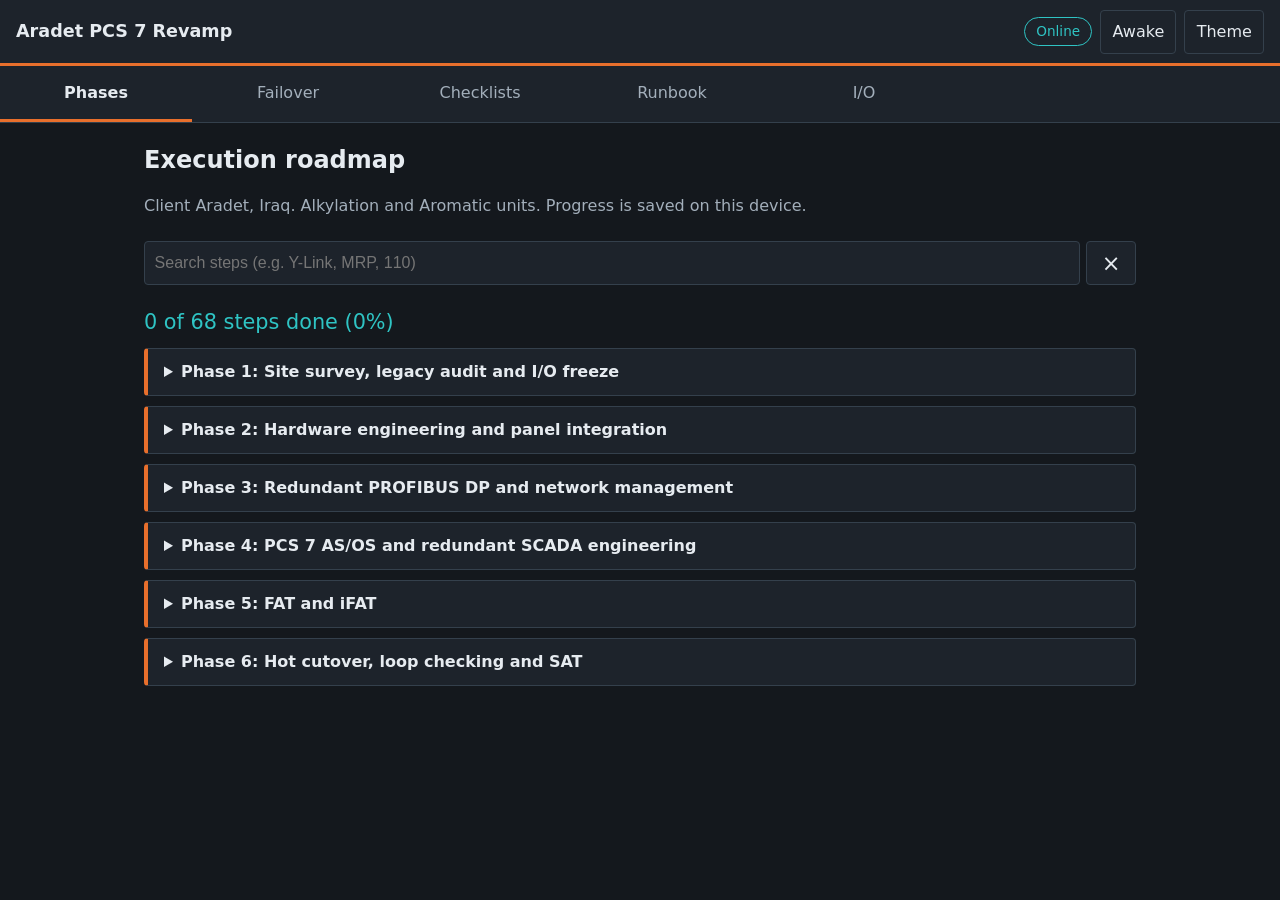
<file: index.html>
<!doctype html><html lang="en"><head><meta charset="utf-8">
<meta name="viewport" content="width=device-width,initial-scale=1,viewport-fit=cover">
<title>Aradet SCADA Revamp - PCS 7 Execution Guide</title>
<meta name="description" content="SCADA engineer step-by-step execution guide for the Alkylation and Aromatic control system revamp (Aradet, Iraq).">
<meta name="theme-color" content="#14181d">
<meta name="twitter:description" content="SCADA engineer step-by-step execution guide for the Alkylation and Aromatic control system revamp (Aradet, Iraq).">
<link rel="manifest" href="./manifest.webmanifest">
<link rel="icon" href="./favicon.ico" sizes="any"><link rel="icon" type="image/svg+xml" href="./favicon.svg">
<link rel="icon" type="image/png" sizes="32x32" href="./icons/favicon-32x32.png"><link rel="icon" type="image/png" sizes="16x16" href="./icons/favicon-16x16.png">
<link rel="apple-touch-icon" href="./apple-touch-icon.png">
<meta name="apple-mobile-web-app-capable" content="yes"><meta name="mobile-web-app-capable" content="yes">
<meta name="apple-mobile-web-app-status-bar-style" content="black-translucent"><meta name="apple-mobile-web-app-title" content="Aradet PCS7">
<meta property="og:title" content="Aradet SCADA Revamp - PCS 7 Execution Guide"><meta property="og:description" content="SCADA engineer step-by-step execution guide for the Alkylation and Aromatic control system revamp (Aradet, Iraq)."><meta property="og:type" content="website">
<meta property="og:url" content="https://esp046-cyber.github.io/Revamping-of-Control-System-for-Al-Kayltion-and-Aromatic-Client/"><meta property="og:image" content="https://esp046-cyber.github.io/Revamping-of-Control-System-for-Al-Kayltion-and-Aromatic-Client/assets/og-image.png">
<meta name="twitter:card" content="summary_large_image"><meta name="twitter:title" content="Aradet SCADA Revamp - PCS 7 Execution Guide"><meta name="twitter:image" content="https://esp046-cyber.github.io/Revamping-of-Control-System-for-Al-Kayltion-and-Aromatic-Client/assets/og-image.png">
<link rel="stylesheet" href="./css/styles.css"></head>
<body>
<header class="top"><h1>Aradet PCS 7 Revamp</h1>
<span id="net" class="pill" role="status" aria-live="polite">Online</span>
<button id="wake" class="btn" aria-pressed="false" aria-label="Keep screen awake">Awake</button><button id="theme" class="btn" aria-label="Switch light or dark theme">Theme</button>
<button id="install" class="btn amber" hidden>Install app</button></header>
<div id="bk" class="banner" role="alert" hidden><span>Unsaved field edits: Export JSON backup now.</span><button class="btn" id="bkExp">Export JSON</button><button class="btn" id="bkX" aria-label="Dismiss backup reminder">&times;</button></div>
<nav class="tabs" role="tablist" aria-label="Guide sections">
<button role="tab" data-t="phases" aria-selected="true">Phases</button><button role="tab" data-t="sim" aria-selected="false">Failover</button><button role="tab" data-t="checks" aria-selected="false">Checklists</button><button role="tab" data-t="ref" aria-selected="false">Runbook</button><button role="tab" data-t="io" aria-selected="false">I/O</button></nav>
<div class="pheader"><h1>Aradet Alkylation and Aromatic DCS Revamp: commissioning checklist</h1><p>Date: ____________ Engineer: ________________ Witness: ________________</p></div>
<main>
<section id="phases" class="panel"><h2>Execution roadmap</h2><p class="muted">Client Aradet, Iraq. Alkylation and Aromatic units. Progress is saved on this device.</p><div class="srch"><input type="search" id="qp" placeholder="Search steps (e.g. Y-Link, MRP, 110)" aria-label="Search steps (e.g. Y-Link, MRP, 110)" autocomplete="off" enterkeyhint="search"><button class="btn" data-clr="qp" aria-label="Clear search">&times;</button></div><p id="cp" class="muted" role="status" aria-live="polite"></p><p id="prog" class="big" aria-live="polite"></p><div id="phaseList"></div></section>
<section id="sim" class="panel" hidden><h2>Redundancy failover simulator</h2><p class="muted">Toggle one or more faults. The banner shows the combined system status.</p><div id="bnr" class="bnr ok" role="status" aria-live="polite"></div><div id="faults" class="row"></div><div class="scroll"><svg id="dia" viewBox="0 0 640 400" width="100%" height="auto" role="img" aria-label="Architecture diagram"></svg></div><p class="muted legend">Green: PROFIBUS Line A. Orange: PROFIBUS Line B. Teal: Ethernet. Red dashed: fault.</p><div id="faultInfo" aria-live="polite"></div></section>
<section id="checks" class="panel" hidden><h2>Commissioning checklists</h2><div id="sumbar" class="sumbar" role="status" aria-live="polite"></div><div class="tb"><label>Filter <select id="flt"><option value="all">All groups</option></select></label><button id="expJ" class="btn">Export JSON</button><button id="impB" class="btn">Import JSON</button><input type="file" id="impF" accept=".json,application/json" hidden><button id="expC" class="btn">Export CSV</button><button id="prt" class="btn">Print</button><button id="rst" class="btn">Reset</button><button id="pnC" class="btn" aria-label="Export punch list CSV: failed and open items">Punch List CSV</button></div><div id="chkList"></div></section>
<section id="ref" class="panel" hidden><h2>Technical reference</h2><details id="fc"><summary>Field Calc: 4-20 mA scaling and PROFIBUS quick-check</summary><div class="calc"><h3>4-20 mA scaling</h3>
<div class="g3"><label>LRV<input id="lrv" type="number" inputmode="decimal" step="any" value="0"></label><label>URV<input id="urv" type="number" inputmode="decimal" step="any" value="100"></label><label>Unit<input id="unit" type="text" value="EU" maxlength="12"></label></div>
<div class="g3"><label>mA<input id="cma" type="number" inputmode="decimal" step="any" value="12"></label><label>%<input id="cpc" type="number" inputmode="decimal" step="any"></label><label><span id="ulab">EU</span><input id="ceu" type="number" inputmode="decimal" step="any"></label></div>
<div class="g5" id="pre"><button class="btn" data-ma="4">4</button><button class="btn" data-ma="8">8</button><button class="btn" data-ma="12">12</button><button class="btn" data-ma="16">16</button><button class="btn" data-ma="20">20</button></div><p id="cres" aria-live="polite"></p>
<h3>PROFIBUS DP segment quick-check</h3><label>Baud rate<select id="bd"></select></label><div class="g2"><label>Segment length (m)<input id="sl" type="number" inputmode="decimal" step="any"></label><label>Stations in segment<input id="sn" type="number" inputmode="numeric"></label></div><ul id="pres" aria-live="polite"></ul>
<p class="muted">Quick field guide for copper RS-485 type A cable only. Verify against the Siemens PROFIBUS installation guidelines and IEC 61158 before acceptance.</p></div></details><div class="srch"><input type="search" id="qr" placeholder="Search runbook (e.g. OB86, REDF)" aria-label="Search runbook (e.g. OB86, REDF)" autocomplete="off" enterkeyhint="search"><button class="btn" data-clr="qr" aria-label="Clear search">&times;</button></div><p id="cr" class="muted" role="status" aria-live="polite"></p><div id="refList"></div></section>
<section id="io" class="panel" hidden><h2>I/O loop verification</h2><p class="muted">Tick each check per loop. Load your full I/O schedule with CSV import (columns: tag, description, type AI/AO/DI/DO).</p><div id="iosum" class="sumbar" role="status" aria-live="polite"></div><div class="srch"><input type="search" id="qi" placeholder="Search tag or description" aria-label="Search loops" autocomplete="off" enterkeyhint="search"><button class="btn" data-clr="qi" aria-label="Clear search">&times;</button></div><p id="ci" class="muted" role="status" aria-live="polite"></p><div class="tb"><label>Type <select id="ft"><option value="all">All types</option><option>AI</option><option>AO</option><option>DI</option><option>DO</option></select></label><button id="ioImp" class="btn">Import CSV</button><input type="file" id="ioF" accept=".csv,text/csv" hidden><button id="ioExp" class="btn">Export CSV</button><button id="ioRst" class="btn">Starter list</button><button id="pnI" class="btn" aria-label="Export punch list CSV: open loops">Punch List CSV</button></div><div id="ioList"></div></section>
</main>
<div id="msg" class="toast" role="status" hidden></div>
<div id="toast" class="toast" role="alert" hidden>New guide update available. <button class="btn amber" id="reload">Reload</button></div>
<dialog id="ios"><p id="iosMsg"></p><button class="btn" onclick="this.closest('dialog').close()">Close</button></dialog>
<script src="./js/app.js"></script></body></html>
</file>
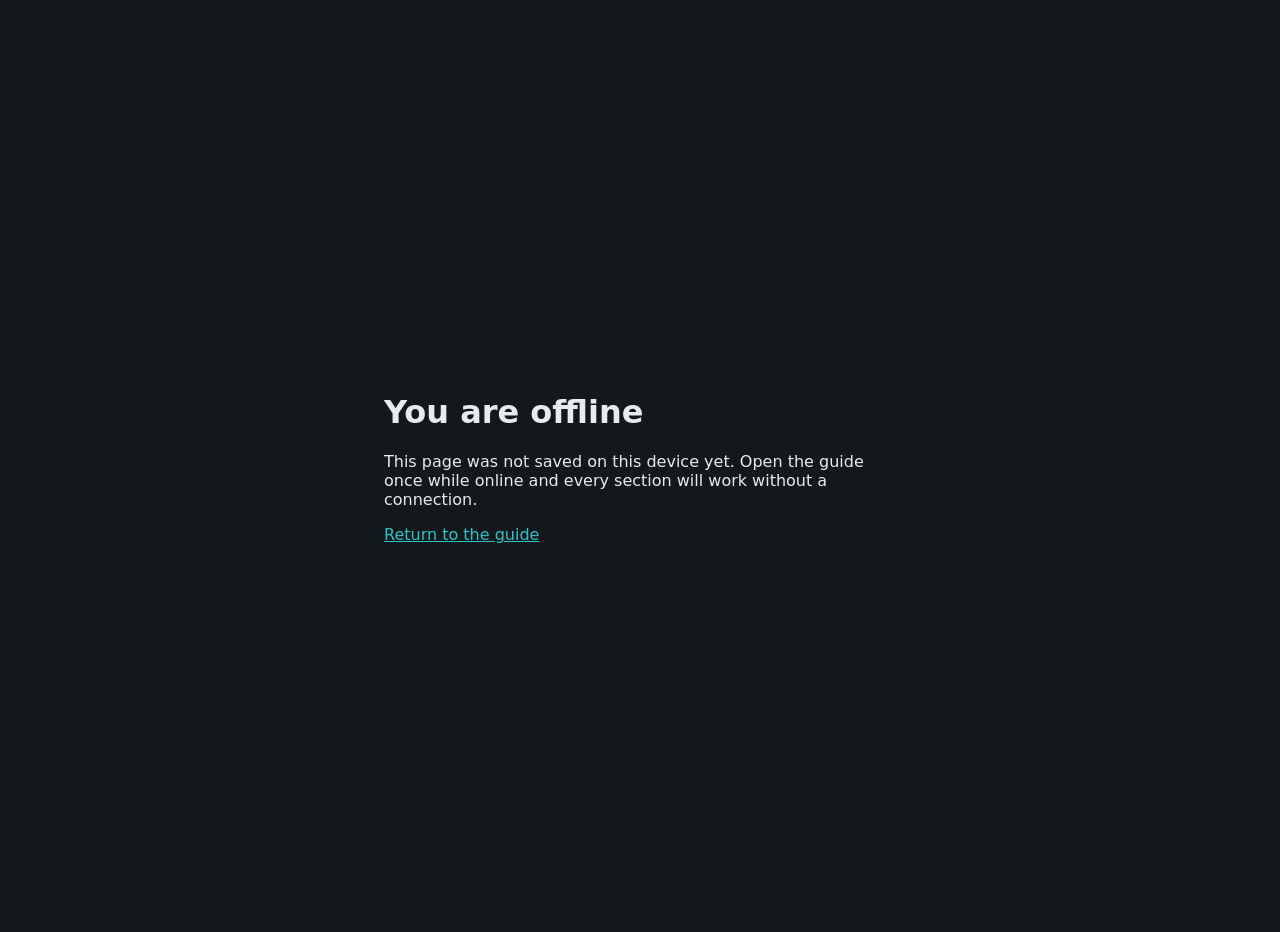
<file: offline.html>
<!doctype html><html lang="en"><head><meta charset="utf-8"><meta name="viewport" content="width=device-width,initial-scale=1"><title>Offline - Aradet PCS7</title><style>body{font:16px system-ui;background:#14181d;color:#e6ebf0;display:grid;place-items:center;min-height:100vh;margin:0;padding:1rem}main{max-width:32rem}a{color:#2fc4c4}</style></head><body><main><h1>You are offline</h1><p>This page was not saved on this device yet. Open the guide once while online and every section will work without a connection.</p><p><a href="./">Return to the guide</a></p></main></body></html>
</file>
<file: css/styles.css>
:root{--bg:#14181d;--pn:#1d232b;--tx:#e6ebf0;--mu:#a3afbb;--am:#E86F2C;--te:#2fc4c4;--bd:#34404c;--ok:#4cc38a;--bad:#ff6b6b;color-scheme:dark;box-sizing:border-box;padding-top:env(safe-area-inset-top,0px)}
:root[data-theme=light]{--bg:#f3f5f7;--pn:#fff;--tx:#1a2027;--mu:#4a5663;--am:#b8480f;--te:#006b6b;--bd:#c5ced7;--ok:#17724a;--bad:#b3261e;color-scheme:light}
@media(prefers-color-scheme:light){:root:not([data-theme=dark]){--bg:#f3f5f7;--pn:#fff;--tx:#1a2027;--mu:#4a5663;--am:#b8480f;--te:#006b6b;--bd:#c5ced7;--ok:#17724a;--bad:#b3261e;color-scheme:light}}
*{box-sizing:border-box}html,body{height:auto}body{margin:0;background:var(--bg);color:var(--tx);font:16px/1.5 system-ui,-apple-system,"Segoe UI",Roboto,sans-serif;padding-bottom:calc(64px + env(safe-area-inset-bottom,0px));overflow-x:hidden}
.top{display:flex;gap:.5rem;align-items:center;flex-wrap:wrap;padding:.6rem 1rem;border-bottom:3px solid var(--am);background:var(--pn)}
.top h1{font-size:1.1rem;margin:0;flex:1 1 auto}
.pill{padding:.2rem .7rem;border-radius:99px;border:1px solid var(--te);color:var(--te);font-size:.85rem}.pill.off{border-color:var(--am);color:var(--am)}
.btn{min-height:44px;min-width:44px;padding:.4rem .9rem;background:var(--pn);color:var(--tx);border:1px solid var(--bd);border-radius:4px;font:inherit;cursor:pointer}
.btn.amber{background:var(--am);border-color:var(--am);color:#14181d;font-weight:700}
:focus-visible{outline:3px solid var(--te);outline-offset:2px}
.tabs{position:fixed;bottom:0;left:0;right:0;display:flex;background:var(--pn);border-top:1px solid var(--bd);padding-bottom:env(safe-area-inset-bottom,0px);z-index:5}
.tabs button{flex:1;min-height:56px;background:none;border:0;border-top:3px solid transparent;color:var(--mu);font:inherit;cursor:pointer}
.tabs button[aria-selected=true]{color:var(--tx);border-top-color:var(--am);font-weight:700}
main{max-width:64rem;margin:0 auto;padding:1rem}.panel[hidden]{display:none}h2{margin:.2rem 0}.muted{color:var(--mu)}.big{font-size:1.3rem;font-variant-numeric:tabular-nums;color:var(--te);margin:.3rem 0}
.row{display:flex;flex-wrap:wrap;gap:.5rem;align-items:center;margin:.6rem 0}
details{background:var(--pn);border:1px solid var(--bd);border-left:4px solid var(--am);border-radius:4px;margin:.6rem 0}
summary{padding:.7rem 1rem;min-height:44px;cursor:pointer;font-weight:700}
.step,.item{display:flex;gap:.7rem;padding:.55rem 1rem;border-top:1px solid var(--bd);align-items:flex-start}
.step input{width:24px;height:24px;flex:none;margin-top:.15rem;accent-color:var(--am)}.step b,.n{font-variant-numeric:tabular-nums;color:var(--te)}
.scroll{overflow-x:auto;max-width:100%}svg{width:100%;min-width:560px;height:auto;background:var(--pn);border:1px solid var(--bd)}
.nd{fill:var(--bg);stroke:var(--te);stroke-width:2}.nd.fail{stroke:var(--bad);stroke-dasharray:5 3}.nd.warn{stroke:var(--am)}
svg text{fill:var(--tx);font-size:12px;text-anchor:middle}svg line{stroke:var(--te);stroke-width:2}svg line.fail{stroke:var(--bad);stroke-dasharray:5 4}
.btn[aria-pressed=true]{border-color:var(--am);background:var(--am);color:#14181d}
.item{flex-wrap:wrap}.item .t{flex:1 1 14rem}.item select,.item input[type=text],select{min-height:44px;background:var(--bg);color:var(--tx);border:1px solid var(--bd);border-radius:4px;font:inherit;padding:.2rem .5rem}.item input[type=text]{flex:1 1 12rem}
table{width:100%;border-collapse:collapse;font-size:.95rem}th,td{text-align:left;padding:.5rem;border-top:1px solid var(--bd);vertical-align:top}
#faultInfo{background:var(--pn);border:1px solid var(--bd);padding:1rem;margin-top:.8rem}#faultInfo ol{padding-left:1.3rem}
.toast{position:fixed;left:1rem;right:1rem;bottom:calc(72px + env(safe-area-inset-bottom,0px));background:var(--pn);border:2px solid var(--am);padding:.8rem;z-index:9}.toast[hidden]{display:none}
dialog{background:var(--pn);color:var(--tx);border:2px solid var(--am)}
@media(min-width:900px){body{padding:0}.tabs{position:sticky;top:0;bottom:auto;border-top:0;border-bottom:1px solid var(--bd);padding:0}.tabs button{border-top:0;border-bottom:3px solid transparent;max-width:12rem}.tabs button[aria-selected=true]{border-bottom-color:var(--am)}.toast{bottom:1rem}}
@media(prefers-reduced-motion:reduce){*{animation:none!important;transition:none!important}}
body{min-height:100vh;min-height:100dvh}input,textarea,select{font-size:16px}
textarea{flex:1 1 12rem;min-height:48px;background:var(--bg);color:var(--tx);border:1px solid var(--bd);border-radius:4px;font-family:inherit;padding:.4rem .5rem;resize:vertical}
.step{min-height:48px}.step input{width:28px;height:28px}.pills{display:flex;gap:.3rem}.pill2{min-width:56px;min-height:48px;padding:.2rem .5rem}
.pill2[data-v=Pass][aria-pressed=true]{background:var(--ok);border-color:var(--ok);color:var(--bg)}.pill2[data-v=Fail][aria-pressed=true]{background:var(--bad);border-color:var(--bad);color:var(--bg)}
svg .pl{fill:none;stroke-width:3}svg .pa{stroke:var(--ok)}svg .pb{stroke:var(--am)}svg .pl.live{stroke-width:6}svg .pl.fail{stroke:var(--bad);stroke-dasharray:6 4}svg .ta{fill:var(--ok)}svg .tb{fill:var(--am)}svg .lg{text-anchor:start;font-size:11px}
.pheader,.po{display:none}
@page{size:A4;margin:14mm}
@media print{:root{--bg:#fff;--pn:#fff;--tx:#000;--mu:#222;--bd:#888}body{background:#fff;color:#000;font-size:11pt;min-height:0;padding:0}
.top,.tabs,.toast,.row,.pills,textarea,.btn{display:none!important}.pheader{display:block;border-bottom:2px solid #000;margin-bottom:8pt}.pheader h1{font-size:14pt;margin:0}
body[data-print=checks] .panel:not(#checks){display:none!important}body[data-print=checks] #checks{display:block!important}
details{border:0;background:none}summary{border-bottom:2px solid #000;padding:4pt 0;min-height:0}.item{display:block;break-inside:avoid;border-top:1px solid #888;padding:4pt 0}.po{display:block;margin-top:2pt}}
[hidden]{display:none!important}:root{--stk:env(safe-area-inset-top,0px)}@media(min-width:900px){:root{--stk:56px}}
.srch{position:sticky;top:var(--stk);z-index:4;display:flex;gap:.4rem;padding:.4rem 0;background:var(--bg)}
.srch input{flex:1;min-width:0;min-height:44px;font-size:16px;background:var(--pn);color:var(--tx);border:1px solid var(--bd);border-radius:4px;padding:.2rem .6rem}.srch .btn{min-width:44px;min-height:44px;font-size:1.4rem;line-height:1}
input[type=search]::-webkit-search-cancel-button{display:none}
.bnr{position:sticky;top:var(--stk);z-index:4;background:var(--pn);border:2px solid var(--bd);border-left-width:10px;padding:.6rem 1rem;margin:.6rem 0;font-weight:700}.bnr ul{margin:.3rem 0 0;padding-left:1.2rem;font-weight:400}
.bnr.ok{border-color:var(--ok)}.bnr.warn{border-color:var(--am)}.bnr.bad{border-color:var(--bad)}
@media print{.srch,.bnr{display:none!important}}
svg{min-width:0;width:100%;height:auto;display:block}.scroll{overflow:visible}svg text{font-size:15px}svg .ta,svg .tb{font-size:14px;font-weight:700}.legend{font-size:.9rem}
#faultInfo:empty{display:none}
.tb{display:grid;grid-template-columns:repeat(3,1fr);gap:.5rem;margin:.6rem 0}.tb label{grid-column:1/-1;display:flex;gap:.5rem;align-items:center}.tb select{flex:1;min-height:44px}.tb .btn{min-height:44px;width:100%;padding:.4rem .3rem}
.sumbar{background:var(--pn);border:1px solid var(--bd);padding:.6rem 1rem;margin:.6rem 0}.cn{display:flex;gap:.9rem;flex-wrap:wrap;font-variant-numeric:tabular-nums;font-weight:700}.bar{height:10px;background:var(--bd);border-radius:5px;overflow:hidden;margin-top:.4rem}.bar i{display:block;height:100%;background:#15803D}
.pill2[data-v=Pass][aria-pressed=true]{background:#15803D;border-color:#15803D;color:#fff}
.loop{background:var(--pn);border:1px solid var(--bd);border-left:4px solid var(--te);margin:.4rem 0;padding:.5rem .8rem;display:grid;gap:.3rem}.cks{display:grid;grid-template-columns:repeat(3,1fr);gap:.3rem}.lc{display:flex;align-items:center;gap:.4rem;min-height:44px;font-size:.9rem}.lc input{width:28px;height:28px;flex:none;accent-color:#15803D}.tp{font-size:.8rem;border:1px solid var(--te);color:var(--te);border-radius:3px;padding:0 .35rem}
#wake,#theme,#install{min-height:44px;padding:.2rem .7rem}
@media print{.tb{display:none!important}}
:root[data-theme=light]{--bg:#fff;--pn:#fff;--tx:#000;--mu:#262626;--bd:#000;--am:#9a3a00;--te:#005757;--ok:#0b5d2a;--bad:#a00000}:root[data-theme=light] :is(.btn,details,.item,.loop,.sumbar,.bnr,#faultInfo,svg,textarea,select,.srch input,.toast,.calc input){border-width:2px}:root[data-theme=light] :is(.btn.amber,.btn[aria-pressed=true]){color:#fff}:root[data-theme=light] .banner{background:#E86F2C}:root[data-theme=light] .step,:root[data-theme=light] .item{border-top-width:2px}@media(prefers-color-scheme:light){:root:not([data-theme=dark]){--bg:#fff;--pn:#fff;--tx:#000;--mu:#262626;--bd:#000;--am:#9a3a00;--te:#005757;--ok:#0b5d2a;--bad:#a00000}:root:not([data-theme=dark]) :is(.btn,details,.item,.loop,.sumbar,.bnr,#faultInfo,svg,textarea,select,.srch input,.toast,.calc input){border-width:2px}:root:not([data-theme=dark]) :is(.btn.amber,.btn[aria-pressed=true]){color:#fff}:root:not([data-theme=dark]) .banner{background:#E86F2C}:root:not([data-theme=dark]) .step,:root:not([data-theme=dark]) .item{border-top-width:2px}}.banner{display:flex;gap:.5rem;align-items:center;flex-wrap:wrap;background:#E86F2C;color:#000;padding:.5rem 1rem;font-weight:700}.banner span{flex:1 1 14rem}.banner .btn{min-height:44px;background:#000;color:#fff;border-color:#000}
.toast .btn{margin-left:.5rem}svg .pl.eth:not(.fail){stroke:var(--te);stroke-width:2}
.calc{padding:0 1rem 1rem}.calc h3{margin:.8rem 0 .3rem}.calc label{display:flex;flex-direction:column;gap:.2rem;font-size:.9rem}.calc input,.calc select{min-height:44px;width:100%;background:var(--bg);color:var(--tx);border:1px solid var(--bd);border-radius:4px;padding:.2rem .5rem}.g2,.g3,.g5{display:grid;gap:.5rem;margin:.4rem 0}.g2{grid-template-columns:1fr 1fr}.g3{grid-template-columns:repeat(3,1fr)}.g5{grid-template-columns:repeat(5,1fr)}.g5 .btn{min-width:0}
@media print{.banner,#fc{display:none!important}}
.ln{width:100%;min-height:44px;font-size:16px;background:var(--bg);color:var(--tx);border:1px solid var(--bd);border-radius:4px;padding:.2rem .5rem}:root[data-theme=light] .ln{border-width:2px}@media(prefers-color-scheme:light){:root:not([data-theme=dark]) .ln{border-width:2px}}
</file>
